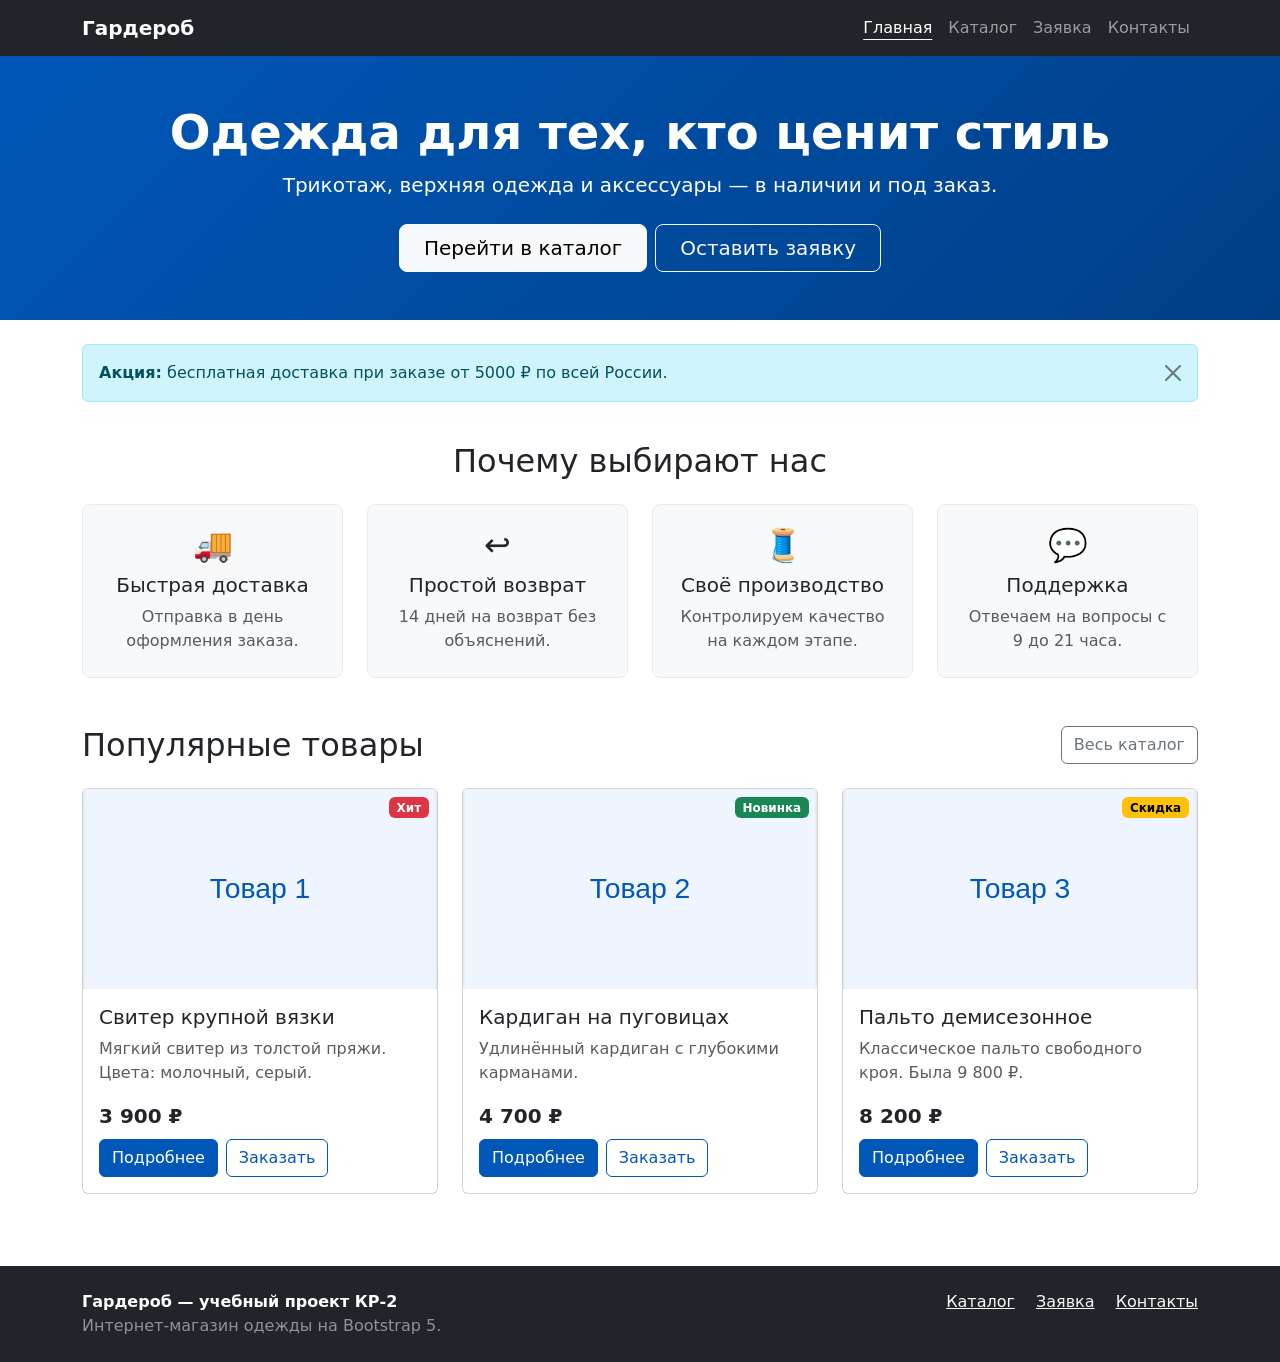
<file: index.html>
<!DOCTYPE html>
<html lang="ru">
<head>
  <meta charset="UTF-8">
  <meta name="viewport" content="width=device-width, initial-scale=1">
  <title>Гардероб — интернет-магазин одежды на Bootstrap</title>
  <meta name="description" content="Главная страница учебного проекта КР-2: интернет-магазин одежды на Bootstrap 5.">
  <!-- Bootstrap подключён локально из папки vendor -->
  <link rel="stylesheet" href="vendor/bootstrap/css/bootstrap.min.css">
  <link rel="stylesheet" href="css/custom.css">
</head>
<body>

  <!-- Навигация (navbar) -->
  <nav class="navbar navbar-expand-lg sticky-top navbar-dark bg-dark" aria-label="Основная навигация">
    <div class="container">
      <a class="navbar-brand fw-bold" href="index.html">Гардероб</a>
      <button class="navbar-toggler" type="button" data-bs-toggle="collapse" data-bs-target="#mainNav"
              aria-controls="mainNav" aria-expanded="false" aria-label="Переключить навигацию">
        <span class="navbar-toggler-icon"></span>
      </button>
      <div class="collapse navbar-collapse" id="mainNav">
        <ul class="navbar-nav ms-auto">
          <li class="nav-item"><a class="nav-link active" aria-current="page" href="index.html">Главная</a></li>
          <li class="nav-item"><a class="nav-link" href="catalog.html">Каталог</a></li>
          <li class="nav-item"><a class="nav-link" href="order.html">Заявка</a></li>
          <li class="nav-item"><a class="nav-link" href="contacts.html">Контакты</a></li>
        </ul>
      </div>
    </div>
  </nav>

  <main>

    <!-- Первый экран (hero) -->
    <section class="hero text-white text-center">
      <div class="container py-5">
        <h1 class="display-5 fw-bold">Одежда для тех, кто ценит стиль</h1>
        <p class="lead mb-4">Трикотаж, верхняя одежда и аксессуары — в наличии и под заказ.</p>
        <div class="d-flex gap-2 justify-content-center flex-wrap">
          <a class="btn btn-light btn-lg px-4" href="catalog.html">Перейти в каталог</a>
          <button class="btn btn-outline-light btn-lg px-4" type="button"
                  data-bs-toggle="modal" data-bs-target="#orderModal">Оставить заявку</button>
        </div>
      </div>
    </section>

    <!-- Информационное сообщение (alert) -->
    <div class="container mt-4">
      <div class="alert alert-info alert-dismissible fade show" role="alert">
        <strong>Акция:</strong> бесплатная доставка при заказе от 5000 ₽ по всей России.
        <button type="button" class="btn-close" data-bs-dismiss="alert" aria-label="Закрыть"></button>
      </div>
    </div>

    <!-- Преимущества: Bootstrap-сетка -->
    <section class="container py-4" aria-labelledby="advantages-title">
      <h2 class="text-center mb-4" id="advantages-title">Почему выбирают нас</h2>
      <div class="row g-4 text-center">
        <div class="col-12 col-md-6 col-lg-3">
          <div class="feature h-100 p-4 rounded-3">
            <div class="feature-icon">🚚</div>
            <h3 class="h5">Быстрая доставка</h3>
            <p class="text-muted mb-0">Отправка в день оформления заказа.</p>
          </div>
        </div>
        <div class="col-12 col-md-6 col-lg-3">
          <div class="feature h-100 p-4 rounded-3">
            <div class="feature-icon">↩️</div>
            <h3 class="h5">Простой возврат</h3>
            <p class="text-muted mb-0">14 дней на возврат без объяснений.</p>
          </div>
        </div>
        <div class="col-12 col-md-6 col-lg-3">
          <div class="feature h-100 p-4 rounded-3">
            <div class="feature-icon">🧵</div>
            <h3 class="h5">Своё производство</h3>
            <p class="text-muted mb-0">Контролируем качество на каждом этапе.</p>
          </div>
        </div>
        <div class="col-12 col-md-6 col-lg-3">
          <div class="feature h-100 p-4 rounded-3">
            <div class="feature-icon">💬</div>
            <h3 class="h5">Поддержка</h3>
            <p class="text-muted mb-0">Отвечаем на вопросы с 9 до 21 часа.</p>
          </div>
        </div>
      </div>
    </section>

    <!-- Популярные товары: карточки (card) -->
    <section class="container py-4" aria-labelledby="popular-title">
      <div class="d-flex justify-content-between align-items-center mb-4">
        <h2 class="mb-0" id="popular-title">Популярные товары</h2>
        <a class="btn btn-outline-secondary" href="catalog.html">Весь каталог</a>
      </div>
      <div class="row row-cols-1 row-cols-sm-2 row-cols-lg-3 g-4">

        <div class="col">
          <article class="card h-100 product-card">
            <span class="badge text-bg-danger position-absolute top-0 end-0 m-2">Хит</span>
            <img src="images/product-1.svg" class="card-img-top" alt="Свитер крупной вязки" width="300" height="200">
            <div class="card-body d-flex flex-column">
              <h3 class="card-title h5">Свитер крупной вязки</h3>
              <p class="card-text text-muted">Мягкий свитер из толстой пряжи. Цвета: молочный, серый.</p>
              <p class="card-text fw-bold fs-5 mt-auto mb-2">3 900 ₽</p>
              <div class="d-flex gap-2">
                <a class="btn btn-primary" href="product.html">Подробнее</a>
                <button class="btn btn-outline-primary" type="button"
                        data-bs-toggle="modal" data-bs-target="#orderModal">Заказать</button>
              </div>
            </div>
          </article>
        </div>

        <div class="col">
          <article class="card h-100 product-card">
            <span class="badge text-bg-success position-absolute top-0 end-0 m-2">Новинка</span>
            <img src="images/product-2.svg" class="card-img-top" alt="Кардиган на пуговицах" width="300" height="200">
            <div class="card-body d-flex flex-column">
              <h3 class="card-title h5">Кардиган на пуговицах</h3>
              <p class="card-text text-muted">Удлинённый кардиган с глубокими карманами.</p>
              <p class="card-text fw-bold fs-5 mt-auto mb-2">4 700 ₽</p>
              <div class="d-flex gap-2">
                <a class="btn btn-primary" href="product.html">Подробнее</a>
                <button class="btn btn-outline-primary" type="button"
                        data-bs-toggle="modal" data-bs-target="#orderModal">Заказать</button>
              </div>
            </div>
          </article>
        </div>

        <div class="col">
          <article class="card h-100 product-card">
            <span class="badge text-bg-warning position-absolute top-0 end-0 m-2">Скидка</span>
            <img src="images/product-3.svg" class="card-img-top" alt="Пальто демисезонное" width="300" height="200">
            <div class="card-body d-flex flex-column">
              <h3 class="card-title h5">Пальто демисезонное</h3>
              <p class="card-text text-muted">Классическое пальто свободного кроя. Была 9 800 ₽.</p>
              <p class="card-text fw-bold fs-5 mt-auto mb-2">8 200 ₽</p>
              <div class="d-flex gap-2">
                <a class="btn btn-primary" href="product.html">Подробнее</a>
                <button class="btn btn-outline-primary" type="button"
                        data-bs-toggle="modal" data-bs-target="#orderModal">Заказать</button>
              </div>
            </div>
          </article>
        </div>

      </div>
    </section>

  </main>

  <!-- Подвал -->
  <footer class="bg-dark text-white py-4 mt-5">
    <div class="container">
      <div class="row gy-2">
        <div class="col-md-6">
          <p class="mb-0 fw-bold">Гардероб — учебный проект КР-2</p>
          <p class="mb-0 text-white-50">Интернет-магазин одежды на Bootstrap 5.</p>
        </div>
        <div class="col-md-6 text-md-end">
          <a class="link-light me-3" href="catalog.html">Каталог</a>
          <a class="link-light me-3" href="order.html">Заявка</a>
          <a class="link-light" href="contacts.html">Контакты</a>
        </div>
      </div>
    </div>
  </footer>

  <!-- Модальное окно быстрого заказа (modal) -->
  <div class="modal fade" id="orderModal" tabindex="-1" aria-labelledby="orderModalLabel" aria-hidden="true">
    <div class="modal-dialog">
      <div class="modal-content">
        <div class="modal-header">
          <h2 class="modal-title h5" id="orderModalLabel">Быстрая заявка</h2>
          <button type="button" class="btn-close" data-bs-dismiss="modal" aria-label="Закрыть"></button>
        </div>
        <form class="modal-body">
          <div class="mb-3">
            <label class="form-label" for="modal-name">Имя</label>
            <input class="form-control" id="modal-name" name="name" type="text" required>
          </div>
          <div class="mb-3">
            <label class="form-label" for="modal-phone">Телефон</label>
            <div class="input-group">
              <span class="input-group-text">+7</span>
              <input class="form-control" id="modal-phone" name="phone" type="tel" required>
            </div>
          </div>
          <div class="mb-3">
            <label class="form-label" for="modal-product">Товар</label>
            <select class="form-select" id="modal-product" name="product">
              <option selected>Свитер крупной вязки</option>
              <option>Кардиган на пуговицах</option>
              <option>Пальто демисезонное</option>
              <option>Другой товар из каталога</option>
            </select>
          </div>
          <div class="form-check">
            <input class="form-check-input" id="modal-agreement" type="checkbox" required>
            <label class="form-check-label" for="modal-agreement">Согласен на обработку данных</label>
          </div>
        </form>
        <div class="modal-footer">
          <button type="button" class="btn btn-secondary" data-bs-dismiss="modal">Закрыть</button>
          <button type="button" class="btn btn-primary" data-bs-dismiss="modal">Отправить заявку</button>
        </div>
      </div>
    </div>
  </div>

  <!-- Bootstrap JS Bundle: нужен для мобильного меню и модального окна -->
  <script src="vendor/bootstrap/js/bootstrap.bundle.min.js"></script>
</body>
</html>
</file>
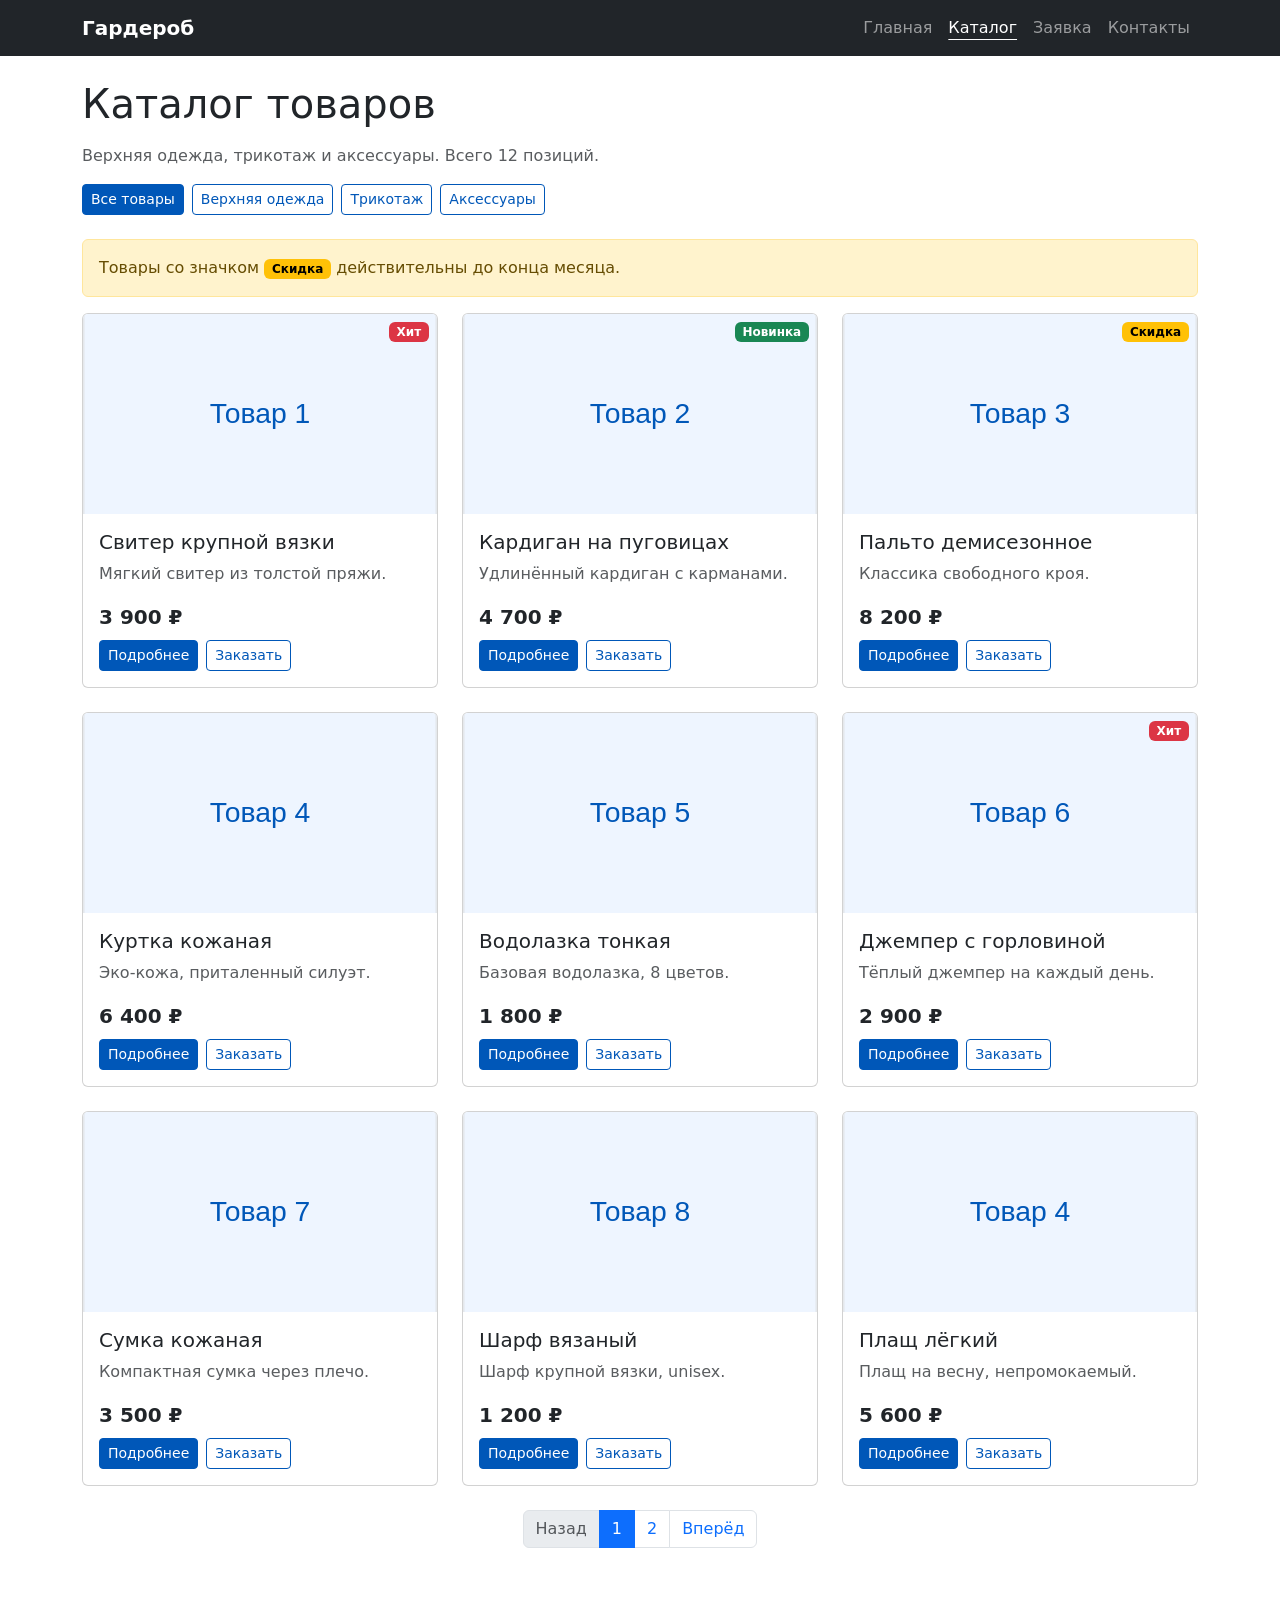
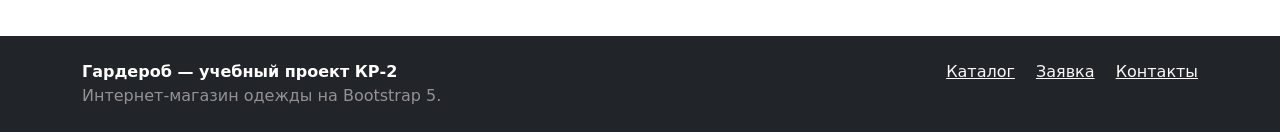
<file: catalog.html>
<!DOCTYPE html>
<html lang="ru">
<head>
  <meta charset="UTF-8">
  <meta name="viewport" content="width=device-width, initial-scale=1">
  <title>Каталог — Гардероб</title>
  <meta name="description" content="Каталог товаров интернет-магазина «Гардероб»: Bootstrap-сетка, карточки и значки.">
  <link rel="stylesheet" href="vendor/bootstrap/css/bootstrap.min.css">
  <link rel="stylesheet" href="css/custom.css">
</head>
<body>

  <nav class="navbar navbar-expand-lg sticky-top navbar-dark bg-dark" aria-label="Основная навигация">
    <div class="container">
      <a class="navbar-brand fw-bold" href="index.html">Гардероб</a>
      <button class="navbar-toggler" type="button" data-bs-toggle="collapse" data-bs-target="#mainNav"
              aria-controls="mainNav" aria-expanded="false" aria-label="Переключить навигацию">
        <span class="navbar-toggler-icon"></span>
      </button>
      <div class="collapse navbar-collapse" id="mainNav">
        <ul class="navbar-nav ms-auto">
          <li class="nav-item"><a class="nav-link" href="index.html">Главная</a></li>
          <li class="nav-item"><a class="nav-link active" aria-current="page" href="catalog.html">Каталог</a></li>
          <li class="nav-item"><a class="nav-link" href="order.html">Заявка</a></li>
          <li class="nav-item"><a class="nav-link" href="contacts.html">Контакты</a></li>
        </ul>
      </div>
    </div>
  </nav>

  <main class="container py-4">

    <h1 class="mb-3">Каталог товаров</h1>
    <p class="text-muted">Верхняя одежда, трикотаж и аксессуары. Всего 12 позиций.</p>

    <!-- Фильтры по категориям (btn-group) -->
    <div class="d-flex flex-wrap gap-2 mb-4" role="group" aria-label="Фильтр по категориям">
      <button class="btn btn-primary btn-sm" type="button">Все товары</button>
      <button class="btn btn-outline-primary btn-sm" type="button">Верхняя одежда</button>
      <button class="btn btn-outline-primary btn-sm" type="button">Трикотаж</button>
      <button class="btn btn-outline-primary btn-sm" type="button">Аксессуары</button>
    </div>

    <div class="alert alert-warning" role="alert">
      Товары со значком <span class="badge text-bg-warning">Скидка</span> действительны до конца месяца.
    </div>

    <!-- Сетка товаров: 1 колонка на телефоне, 2 — на планшете, 3 — на десктопе -->
    <div class="row row-cols-1 row-cols-sm-2 row-cols-lg-3 g-4">

      <div class="col">
        <article class="card h-100 product-card">
          <span class="badge text-bg-danger position-absolute top-0 end-0 m-2">Хит</span>
          <img src="images/product-1.svg" class="card-img-top" alt="Свитер крупной вязки" width="300" height="200">
          <div class="card-body d-flex flex-column">
            <h2 class="card-title h5">Свитер крупной вязки</h2>
            <p class="card-text text-muted">Мягкий свитер из толстой пряжи.</p>
            <p class="card-text fw-bold fs-5 mt-auto mb-2">3 900 ₽</p>
            <div class="d-flex gap-2">
              <a class="btn btn-primary btn-sm" href="product.html">Подробнее</a>
              <button class="btn btn-outline-primary btn-sm" type="button"
                      data-bs-toggle="modal" data-bs-target="#orderModal">Заказать</button>
            </div>
          </div>
        </article>
      </div>

      <div class="col">
        <article class="card h-100 product-card">
          <span class="badge text-bg-success position-absolute top-0 end-0 m-2">Новинка</span>
          <img src="images/product-2.svg" class="card-img-top" alt="Кардиган на пуговицах" width="300" height="200">
          <div class="card-body d-flex flex-column">
            <h2 class="card-title h5">Кардиган на пуговицах</h2>
            <p class="card-text text-muted">Удлинённый кардиган с карманами.</p>
            <p class="card-text fw-bold fs-5 mt-auto mb-2">4 700 ₽</p>
            <div class="d-flex gap-2">
              <a class="btn btn-primary btn-sm" href="product.html">Подробнее</a>
              <button class="btn btn-outline-primary btn-sm" type="button"
                      data-bs-toggle="modal" data-bs-target="#orderModal">Заказать</button>
            </div>
          </div>
        </article>
      </div>

      <div class="col">
        <article class="card h-100 product-card">
          <span class="badge text-bg-warning position-absolute top-0 end-0 m-2">Скидка</span>
          <img src="images/product-3.svg" class="card-img-top" alt="Пальто демисезонное" width="300" height="200">
          <div class="card-body d-flex flex-column">
            <h2 class="card-title h5">Пальто демисезонное</h2>
            <p class="card-text text-muted">Классика свободного кроя.</p>
            <p class="card-text fw-bold fs-5 mt-auto mb-2">8 200 ₽</p>
            <div class="d-flex gap-2">
              <a class="btn btn-primary btn-sm" href="product.html">Подробнее</a>
              <button class="btn btn-outline-primary btn-sm" type="button"
                      data-bs-toggle="modal" data-bs-target="#orderModal">Заказать</button>
            </div>
          </div>
        </article>
      </div>

      <div class="col">
        <article class="card h-100 product-card">
          <img src="images/product-4.svg" class="card-img-top" alt="Куртка кожаная" width="300" height="200">
          <div class="card-body d-flex flex-column">
            <h2 class="card-title h5">Куртка кожаная</h2>
            <p class="card-text text-muted">Эко-кожа, приталенный силуэт.</p>
            <p class="card-text fw-bold fs-5 mt-auto mb-2">6 400 ₽</p>
            <div class="d-flex gap-2">
              <a class="btn btn-primary btn-sm" href="product.html">Подробнее</a>
              <button class="btn btn-outline-primary btn-sm" type="button"
                      data-bs-toggle="modal" data-bs-target="#orderModal">Заказать</button>
            </div>
          </div>
        </article>
      </div>

      <div class="col">
        <article class="card h-100 product-card">
          <img src="images/product-5.svg" class="card-img-top" alt="Водолазка тонкая" width="300" height="200">
          <div class="card-body d-flex flex-column">
            <h2 class="card-title h5">Водолазка тонкая</h2>
            <p class="card-text text-muted">Базовая водолазка, 8 цветов.</p>
            <p class="card-text fw-bold fs-5 mt-auto mb-2">1 800 ₽</p>
            <div class="d-flex gap-2">
              <a class="btn btn-primary btn-sm" href="product.html">Подробнее</a>
              <button class="btn btn-outline-primary btn-sm" type="button"
                      data-bs-toggle="modal" data-bs-target="#orderModal">Заказать</button>
            </div>
          </div>
        </article>
      </div>

      <div class="col">
        <article class="card h-100 product-card">
          <span class="badge text-bg-danger position-absolute top-0 end-0 m-2">Хит</span>
          <img src="images/product-6.svg" class="card-img-top" alt="Джемпер с горловиной" width="300" height="200">
          <div class="card-body d-flex flex-column">
            <h2 class="card-title h5">Джемпер с горловиной</h2>
            <p class="card-text text-muted">Тёплый джемпер на каждый день.</p>
            <p class="card-text fw-bold fs-5 mt-auto mb-2">2 900 ₽</p>
            <div class="d-flex gap-2">
              <a class="btn btn-primary btn-sm" href="product.html">Подробнее</a>
              <button class="btn btn-outline-primary btn-sm" type="button"
                      data-bs-toggle="modal" data-bs-target="#orderModal">Заказать</button>
            </div>
          </div>
        </article>
      </div>

      <div class="col">
        <article class="card h-100 product-card">
          <img src="images/product-7.svg" class="card-img-top" alt="Сумка кожаная" width="300" height="200">
          <div class="card-body d-flex flex-column">
            <h2 class="card-title h5">Сумка кожаная</h2>
            <p class="card-text text-muted">Компактная сумка через плечо.</p>
            <p class="card-text fw-bold fs-5 mt-auto mb-2">3 500 ₽</p>
            <div class="d-flex gap-2">
              <a class="btn btn-primary btn-sm" href="product.html">Подробнее</a>
              <button class="btn btn-outline-primary btn-sm" type="button"
                      data-bs-toggle="modal" data-bs-target="#orderModal">Заказать</button>
            </div>
          </div>
        </article>
      </div>

      <div class="col">
        <article class="card h-100 product-card">
          <img src="images/product-8.svg" class="card-img-top" alt="Шарф вязаный" width="300" height="200">
          <div class="card-body d-flex flex-column">
            <h2 class="card-title h5">Шарф вязаный</h2>
            <p class="card-text text-muted">Шарф крупной вязки, unisex.</p>
            <p class="card-text fw-bold fs-5 mt-auto mb-2">1 200 ₽</p>
            <div class="d-flex gap-2">
              <a class="btn btn-primary btn-sm" href="product.html">Подробнее</a>
              <button class="btn btn-outline-primary btn-sm" type="button"
                      data-bs-toggle="modal" data-bs-target="#orderModal">Заказать</button>
            </div>
          </div>
        </article>
      </div>

      <div class="col">
        <article class="card h-100 product-card">
          <img src="images/product-4.svg" class="card-img-top" alt="Плащ лёгкий" width="300" height="200">
          <div class="card-body d-flex flex-column">
            <h2 class="card-title h5">Плащ лёгкий</h2>
            <p class="card-text text-muted">Плащ на весну, непромокаемый.</p>
            <p class="card-text fw-bold fs-5 mt-auto mb-2">5 600 ₽</p>
            <div class="d-flex gap-2">
              <a class="btn btn-primary btn-sm" href="product.html">Подробнее</a>
              <button class="btn btn-outline-primary btn-sm" type="button"
                      data-bs-toggle="modal" data-bs-target="#orderModal">Заказать</button>
            </div>
          </div>
        </article>
      </div>

    </div>

    <!-- Пагинация -->
    <nav class="mt-4" aria-label="Страницы каталога">
      <ul class="pagination justify-content-center">
        <li class="page-item disabled"><a class="page-link" href="#" tabindex="-1" aria-disabled="true">Назад</a></li>
        <li class="page-item active" aria-current="page"><a class="page-link" href="#">1</a></li>
        <li class="page-item"><a class="page-link" href="#">2</a></li>
        <li class="page-item"><a class="page-link" href="#">Вперёд</a></li>
      </ul>
    </nav>

  </main>

  <footer class="bg-dark text-white py-4 mt-5">
    <div class="container">
      <div class="row gy-2">
        <div class="col-md-6">
          <p class="mb-0 fw-bold">Гардероб — учебный проект КР-2</p>
          <p class="mb-0 text-white-50">Интернет-магазин одежды на Bootstrap 5.</p>
        </div>
        <div class="col-md-6 text-md-end">
          <a class="link-light me-3" href="catalog.html">Каталог</a>
          <a class="link-light me-3" href="order.html">Заявка</a>
          <a class="link-light" href="contacts.html">Контакты</a>
        </div>
      </div>
    </div>
  </footer>

  <!-- Модальное окно быстрого заказа (modal) -->
  <div class="modal fade" id="orderModal" tabindex="-1" aria-labelledby="orderModalLabel" aria-hidden="true">
    <div class="modal-dialog">
      <div class="modal-content">
        <div class="modal-header">
          <h2 class="modal-title h5" id="orderModalLabel">Быстрая заявка</h2>
          <button type="button" class="btn-close" data-bs-dismiss="modal" aria-label="Закрыть"></button>
        </div>
        <form class="modal-body">
          <div class="mb-3">
            <label class="form-label" for="modal-name">Имя</label>
            <input class="form-control" id="modal-name" name="name" type="text" required>
          </div>
          <div class="mb-3">
            <label class="form-label" for="modal-phone">Телефон</label>
            <div class="input-group">
              <span class="input-group-text">+7</span>
              <input class="form-control" id="modal-phone" name="phone" type="tel" required>
            </div>
          </div>
          <div class="mb-3">
            <label class="form-label" for="modal-product">Товар</label>
            <select class="form-select" id="modal-product" name="product">
              <option selected>Свитер крупной вязки</option>
              <option>Кардиган на пуговицах</option>
              <option>Пальто демисезонное</option>
              <option>Другой товар из каталога</option>
            </select>
          </div>
          <div class="form-check">
            <input class="form-check-input" id="modal-agreement" type="checkbox" required>
            <label class="form-check-label" for="modal-agreement">Согласен на обработку данных</label>
          </div>
        </form>
        <div class="modal-footer">
          <button type="button" class="btn btn-secondary" data-bs-dismiss="modal">Закрыть</button>
          <button type="button" class="btn btn-primary" data-bs-dismiss="modal">Отправить заявку</button>
        </div>
      </div>
    </div>
  </div>

  <script src="vendor/bootstrap/js/bootstrap.bundle.min.js"></script>
</body>
</html>
</file>
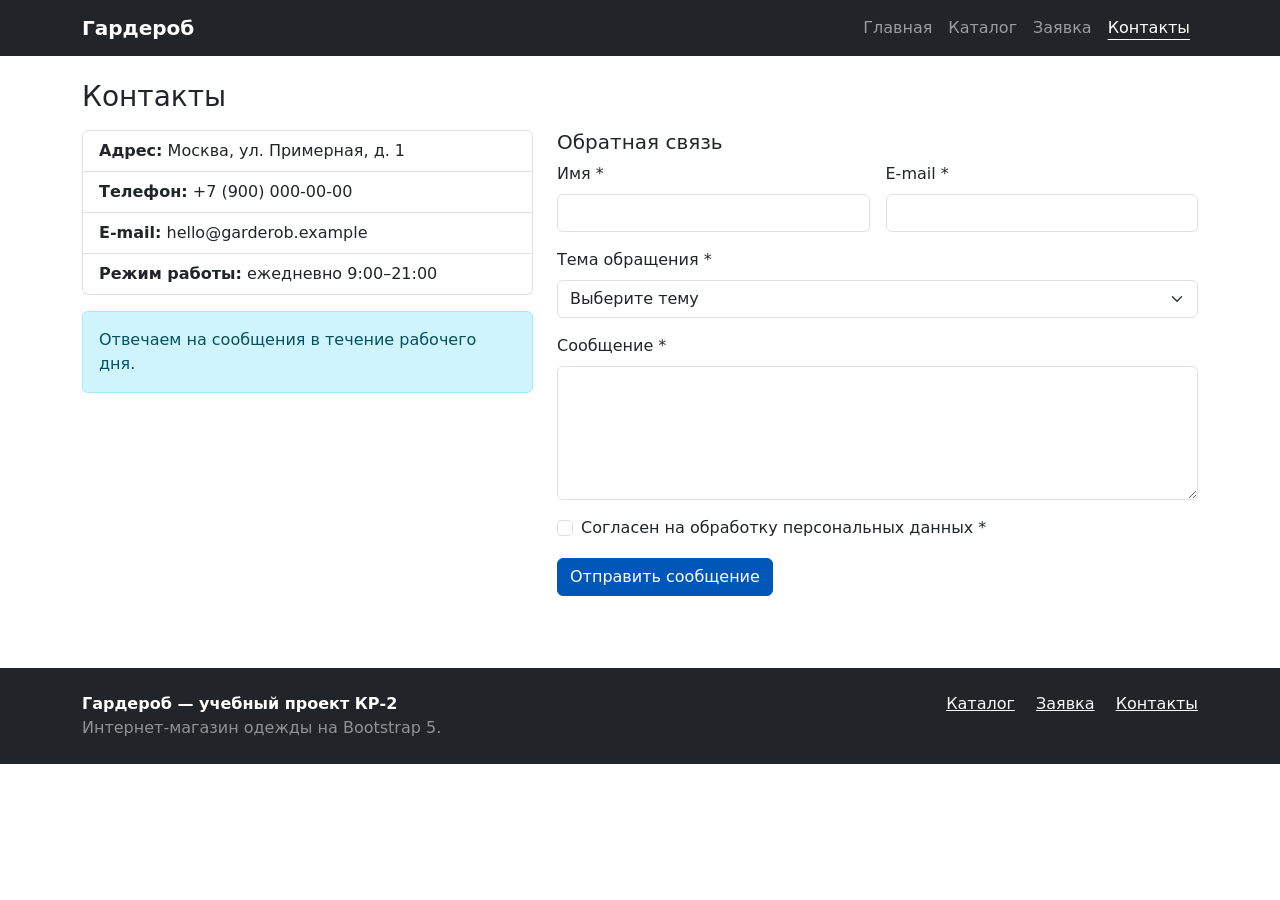
<file: contacts.html>
<!DOCTYPE html>
<html lang="ru">
<head>
  <meta charset="UTF-8">
  <meta name="viewport" content="width=device-width, initial-scale=1">
  <title>Контакты — Гардероб</title>
  <meta name="description" content="Контакты и форма обратной связи интернет-магазина «Гардероб».">
  <link rel="stylesheet" href="vendor/bootstrap/css/bootstrap.min.css">
  <link rel="stylesheet" href="css/custom.css">
</head>
<body>

  <nav class="navbar navbar-expand-lg sticky-top navbar-dark bg-dark" aria-label="Основная навигация">
    <div class="container">
      <a class="navbar-brand fw-bold" href="index.html">Гардероб</a>
      <button class="navbar-toggler" type="button" data-bs-toggle="collapse" data-bs-target="#mainNav"
              aria-controls="mainNav" aria-expanded="false" aria-label="Переключить навигацию">
        <span class="navbar-toggler-icon"></span>
      </button>
      <div class="collapse navbar-collapse" id="mainNav">
        <ul class="navbar-nav ms-auto">
          <li class="nav-item"><a class="nav-link" href="index.html">Главная</a></li>
          <li class="nav-item"><a class="nav-link" href="catalog.html">Каталог</a></li>
          <li class="nav-item"><a class="nav-link" href="order.html">Заявка</a></li>
          <li class="nav-item"><a class="nav-link active" aria-current="page" href="contacts.html">Контакты</a></li>
        </ul>
      </div>
    </div>
  </nav>

  <main class="container py-4">
    <h1 class="h3 mb-3">Контакты</h1>

    <div class="row g-4">

      <!-- Контактная информация -->
      <div class="col-12 col-lg-5">
        <ul class="list-group mb-3">
          <li class="list-group-item"><strong>Адрес:</strong> Москва, ул. Примерная, д. 1</li>
          <li class="list-group-item"><strong>Телефон:</strong> +7 (900) 000-00-00</li>
          <li class="list-group-item"><strong>E-mail:</strong> hello@garderob.example</li>
          <li class="list-group-item"><strong>Режим работы:</strong> ежедневно 9:00–21:00</li>
        </ul>
        <div class="alert alert-info" role="alert">
          Отвечаем на сообщения в течение рабочего дня.
        </div>
      </div>

      <!-- Форма обратной связи -->
      <div class="col-12 col-lg-7">
        <h2 class="h5">Обратная связь</h2>
        <form action="#" method="post">
          <div class="row g-3">
            <div class="col-12 col-md-6">
              <label class="form-label" for="feedback-name">Имя *</label>
              <input class="form-control" id="feedback-name" name="name" type="text" required>
            </div>
            <div class="col-12 col-md-6">
              <label class="form-label" for="feedback-email">E-mail *</label>
              <input class="form-control" id="feedback-email" name="email" type="email" required>
            </div>
            <div class="col-12">
              <label class="form-label" for="feedback-topic">Тема обращения *</label>
              <select class="form-select" id="feedback-topic" name="topic" required>
                <option value="" selected>Выберите тему</option>
                <option>Вопрос по заказу</option>
                <option>Сотрудничество</option>
                <option>Жалоба или предложение</option>
              </select>
            </div>
            <div class="col-12">
              <label class="form-label" for="feedback-text">Сообщение *</label>
              <textarea class="form-control" id="feedback-text" name="text" rows="5" required></textarea>
            </div>
            <div class="col-12">
              <div class="form-check">
                <input class="form-check-input" id="feedback-agreement" type="checkbox" required>
                <label class="form-check-label" for="feedback-agreement">
                  Согласен на обработку персональных данных *
                </label>
              </div>
            </div>
            <div class="col-12">
              <button class="btn btn-primary" type="submit">Отправить сообщение</button>
            </div>
          </div>
        </form>
      </div>

    </div>
  </main>

  <footer class="bg-dark text-white py-4 mt-5">
    <div class="container">
      <div class="row gy-2">
        <div class="col-md-6">
          <p class="mb-0 fw-bold">Гардероб — учебный проект КР-2</p>
          <p class="mb-0 text-white-50">Интернет-магазин одежды на Bootstrap 5.</p>
        </div>
        <div class="col-md-6 text-md-end">
          <a class="link-light me-3" href="catalog.html">Каталог</a>
          <a class="link-light me-3" href="order.html">Заявка</a>
          <a class="link-light" href="contacts.html">Контакты</a>
        </div>
      </div>
    </div>
  </footer>

  <script src="vendor/bootstrap/js/bootstrap.bundle.min.js"></script>
</body>
</html>
</file>
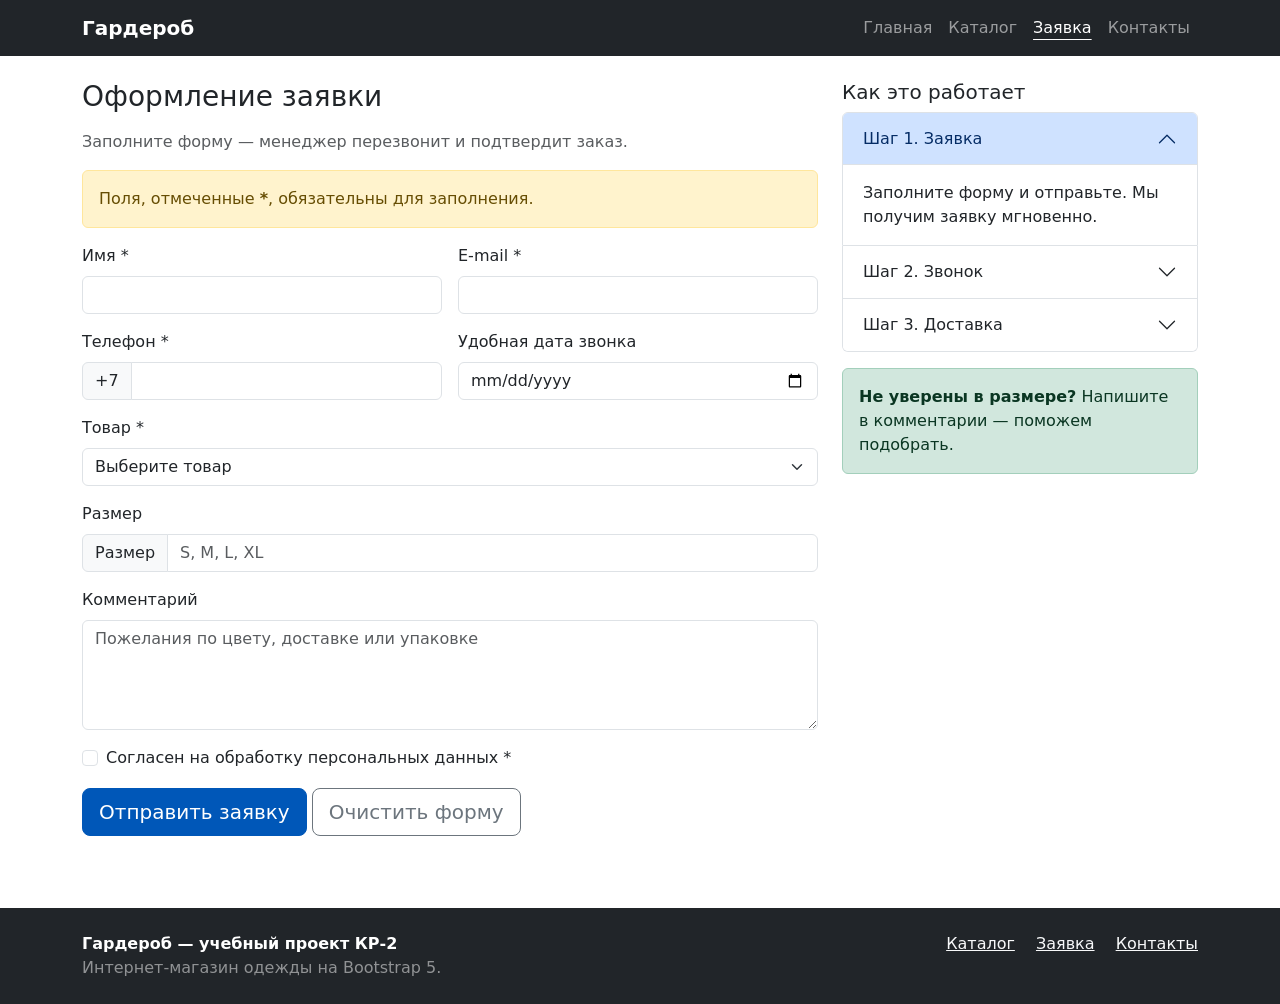
<file: order.html>
<!DOCTYPE html>
<html lang="ru">
<head>
  <meta charset="UTF-8">
  <meta name="viewport" content="width=device-width, initial-scale=1">
  <title>Оформление заявки — Гардероб</title>
  <meta name="description" content="Форма заявки интернет-магазина «Гардероб» на Bootstrap-компонентах.">
  <link rel="stylesheet" href="vendor/bootstrap/css/bootstrap.min.css">
  <link rel="stylesheet" href="css/custom.css">
</head>
<body>

  <nav class="navbar navbar-expand-lg sticky-top navbar-dark bg-dark" aria-label="Основная навигация">
    <div class="container">
      <a class="navbar-brand fw-bold" href="index.html">Гардероб</a>
      <button class="navbar-toggler" type="button" data-bs-toggle="collapse" data-bs-target="#mainNav"
              aria-controls="mainNav" aria-expanded="false" aria-label="Переключить навигацию">
        <span class="navbar-toggler-icon"></span>
      </button>
      <div class="collapse navbar-collapse" id="mainNav">
        <ul class="navbar-nav ms-auto">
          <li class="nav-item"><a class="nav-link" href="index.html">Главная</a></li>
          <li class="nav-item"><a class="nav-link" href="catalog.html">Каталог</a></li>
          <li class="nav-item"><a class="nav-link active" aria-current="page" href="order.html">Заявка</a></li>
          <li class="nav-item"><a class="nav-link" href="contacts.html">Контакты</a></li>
        </ul>
      </div>
    </div>
  </nav>

  <main class="container py-4">
    <div class="row g-4">

      <!-- Форма заявки -->
      <div class="col-12 col-lg-8">
        <h1 class="h3 mb-3">Оформление заявки</h1>
        <p class="text-muted">Заполните форму — менеджер перезвонит и подтвердит заказ.</p>

        <div class="alert alert-warning" role="alert">
          Поля, отмеченные <strong>*</strong>, обязательны для заполнения.
        </div>

        <form action="#" method="post" class="needs-validation" novalidate>

          <div class="row g-3">
            <div class="col-12 col-md-6">
              <label class="form-label" for="order-name">Имя *</label>
              <input class="form-control" id="order-name" name="name" type="text" required>
            </div>
            <div class="col-12 col-md-6">
              <label class="form-label" for="order-email">E-mail *</label>
              <input class="form-control" id="order-email" name="email" type="email" required>
            </div>

            <div class="col-12 col-md-6">
              <label class="form-label" for="order-phone">Телефон *</label>
              <div class="input-group">
                <span class="input-group-text" id="phone-prefix">+7</span>
                <input class="form-control" id="order-phone" name="phone" type="tel"
                       aria-describedby="phone-prefix" required>
              </div>
            </div>
            <div class="col-12 col-md-6">
              <label class="form-label" for="order-date">Удобная дата звонка</label>
              <input class="form-control" id="order-date" name="date" type="date">
            </div>

            <div class="col-12">
              <label class="form-label" for="order-product">Товар *</label>
              <select class="form-select" id="order-product" name="product" required>
                <option value="" selected>Выберите товар</option>
                <option>Свитер крупной вязки — 3 900 ₽</option>
                <option>Кардиган на пуговицах — 4 700 ₽</option>
                <option>Пальто демисезонное — 8 200 ₽</option>
                <option>Куртка кожаная — 6 400 ₽</option>
                <option>Водолазка тонкая — 1 800 ₽</option>
                <option>Консультация по подбору</option>
              </select>
            </div>

            <div class="col-12">
              <label class="form-label" for="order-size">Размер</label>
              <div class="input-group">
                <span class="input-group-text">Размер</span>
                <input class="form-control" id="order-size" name="size" type="text" placeholder="S, M, L, XL">
              </div>
            </div>

            <div class="col-12">
              <label class="form-label" for="order-comment">Комментарий</label>
              <textarea class="form-control" id="order-comment" name="comment" rows="4"
                        placeholder="Пожелания по цвету, доставке или упаковке"></textarea>
            </div>

            <div class="col-12">
              <div class="form-check">
                <input class="form-check-input" id="order-agreement" type="checkbox" required>
                <label class="form-check-label" for="order-agreement">
                  Согласен на обработку персональных данных *
                </label>
              </div>
            </div>

            <div class="col-12">
              <button class="btn btn-primary btn-lg" type="submit">Отправить заявку</button>
              <button class="btn btn-outline-secondary btn-lg" type="reset">Очистить форму</button>
            </div>
          </div>
        </form>
      </div>

      <!-- Пояснения справа -->
      <div class="col-12 col-lg-4">
        <h2 class="h5">Как это работает</h2>
        <div class="accordion" id="orderHelp">
          <div class="accordion-item">
            <h3 class="accordion-header">
              <button class="accordion-button" type="button" data-bs-toggle="collapse"
                      data-bs-target="#helpOne" aria-expanded="true" aria-controls="helpOne">
                Шаг 1. Заявка
              </button>
            </h3>
            <div id="helpOne" class="accordion-collapse collapse show" data-bs-parent="#orderHelp">
              <div class="accordion-body">
                Заполните форму и отправьте. Мы получим заявку мгновенно.
              </div>
            </div>
          </div>
          <div class="accordion-item">
            <h3 class="accordion-header">
              <button class="accordion-button collapsed" type="button" data-bs-toggle="collapse"
                      data-bs-target="#helpTwo" aria-expanded="false" aria-controls="helpTwo">
                Шаг 2. Звонок
              </button>
            </h3>
            <div id="helpTwo" class="accordion-collapse collapse" data-bs-parent="#orderHelp">
              <div class="accordion-body">
                Менеджер перезвонит в выбранную дату и подтвердит наличие размеров.
              </div>
            </div>
          </div>
          <div class="accordion-item">
            <h3 class="accordion-header">
              <button class="accordion-button collapsed" type="button" data-bs-toggle="collapse"
                      data-bs-target="#helpThree" aria-expanded="false" aria-controls="helpThree">
                Шаг 3. Доставка
              </button>
            </h3>
            <div id="helpThree" class="accordion-collapse collapse" data-bs-parent="#orderHelp">
              <div class="accordion-body">
                Отправим СДЭК или Почтой России, бесплатно от 5000 ₽.
              </div>
            </div>
          </div>
        </div>

        <div class="alert alert-success mt-3" role="alert">
          <strong>Не уверены в размере?</strong> Напишите в комментарии — поможем подобрать.
        </div>
      </div>

    </div>
  </main>

  <footer class="bg-dark text-white py-4 mt-5">
    <div class="container">
      <div class="row gy-2">
        <div class="col-md-6">
          <p class="mb-0 fw-bold">Гардероб — учебный проект КР-2</p>
          <p class="mb-0 text-white-50">Интернет-магазин одежды на Bootstrap 5.</p>
        </div>
        <div class="col-md-6 text-md-end">
          <a class="link-light me-3" href="catalog.html">Каталог</a>
          <a class="link-light me-3" href="order.html">Заявка</a>
          <a class="link-light" href="contacts.html">Контакты</a>
        </div>
      </div>
    </div>
  </footer>

  <script src="vendor/bootstrap/js/bootstrap.bundle.min.js"></script>
</body>
</html>
</file>
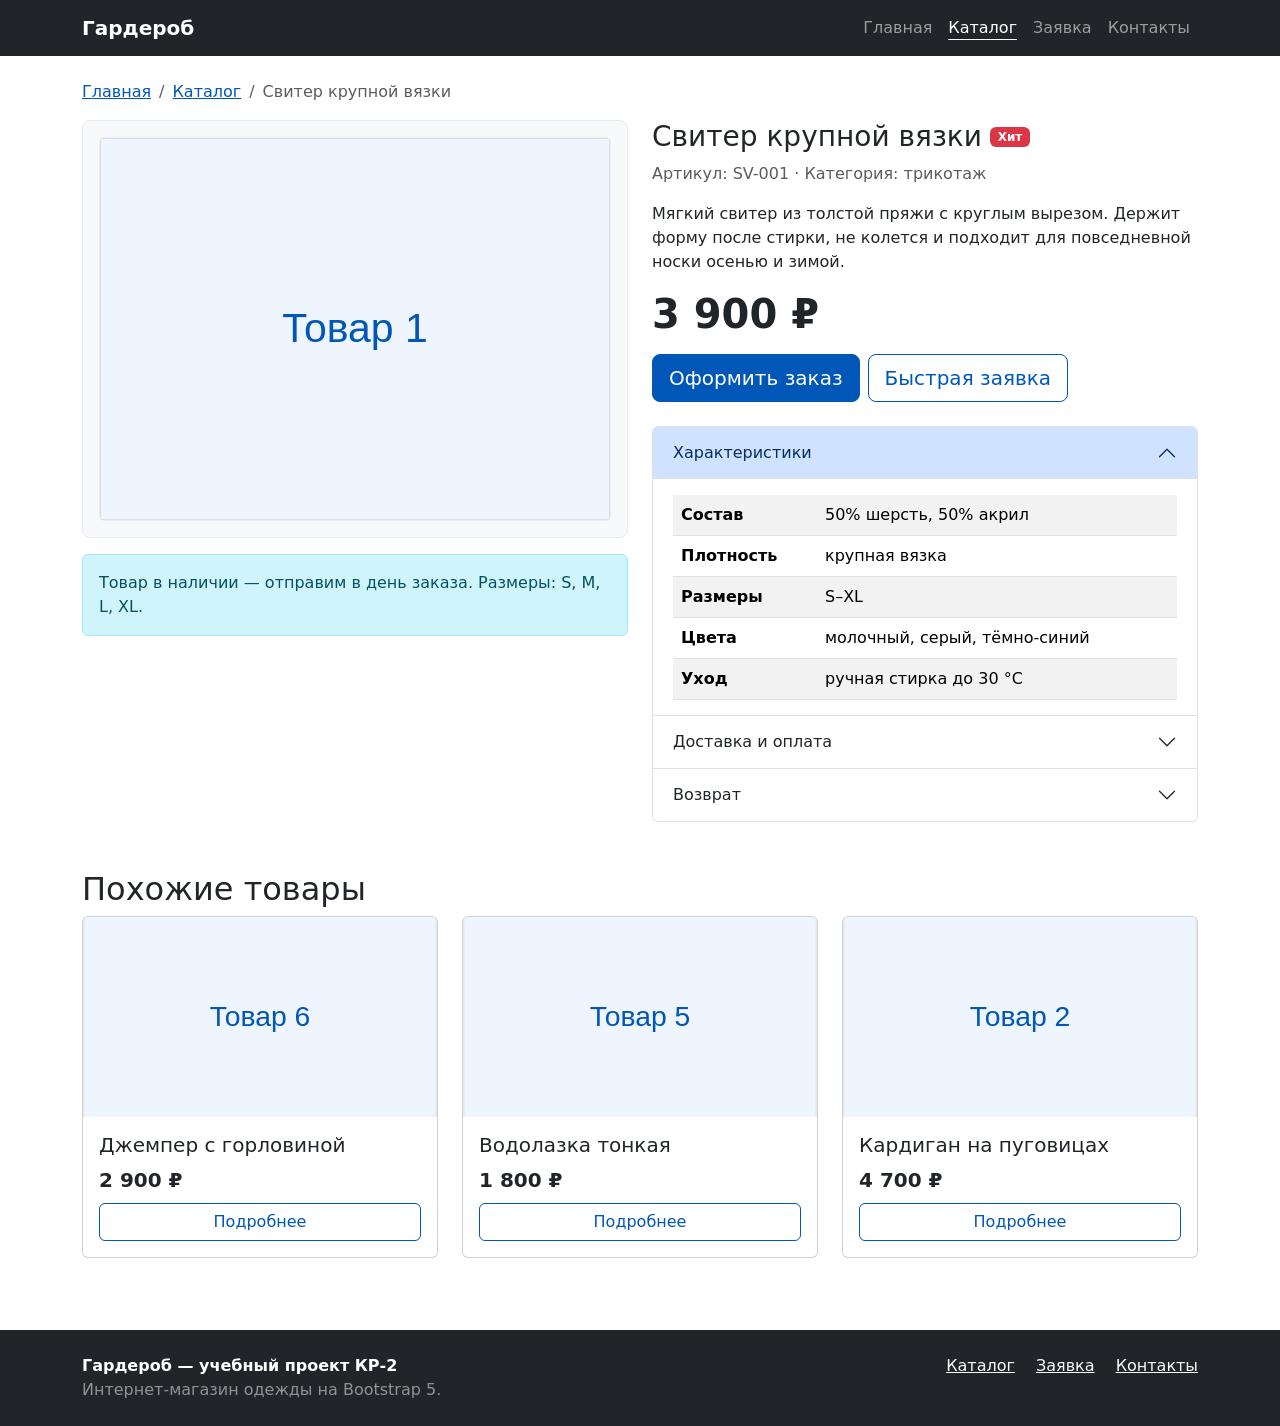
<file: product.html>
<!DOCTYPE html>
<html lang="ru">
<head>
  <meta charset="UTF-8">
  <meta name="viewport" content="width=device-width, initial-scale=1">
  <title>Свитер крупной вязки — Гардероб</title>
  <meta name="description" content="Страница товара: свитер крупной вязки. Характеристики, цена и оформление заявки.">
  <link rel="stylesheet" href="vendor/bootstrap/css/bootstrap.min.css">
  <link rel="stylesheet" href="css/custom.css">
</head>
<body>

  <nav class="navbar navbar-expand-lg sticky-top navbar-dark bg-dark" aria-label="Основная навигация">
    <div class="container">
      <a class="navbar-brand fw-bold" href="index.html">Гардероб</a>
      <button class="navbar-toggler" type="button" data-bs-toggle="collapse" data-bs-target="#mainNav"
              aria-controls="mainNav" aria-expanded="false" aria-label="Переключить навигацию">
        <span class="navbar-toggler-icon"></span>
      </button>
      <div class="collapse navbar-collapse" id="mainNav">
        <ul class="navbar-nav ms-auto">
          <li class="nav-item"><a class="nav-link" href="index.html">Главная</a></li>
          <li class="nav-item"><a class="nav-link active" aria-current="page" href="catalog.html">Каталог</a></li>
          <li class="nav-item"><a class="nav-link" href="order.html">Заявка</a></li>
          <li class="nav-item"><a class="nav-link" href="contacts.html">Контакты</a></li>
        </ul>
      </div>
    </div>
  </nav>

  <main class="container py-4">

    <nav aria-label="Хлебные крошки">
      <ol class="breadcrumb">
        <li class="breadcrumb-item"><a href="index.html">Главная</a></li>
        <li class="breadcrumb-item"><a href="catalog.html">Каталог</a></li>
        <li class="breadcrumb-item active" aria-current="page">Свитер крупной вязки</li>
      </ol>
    </nav>

    <div class="row g-4 align-items-start">

      <!-- Фото товара -->
      <div class="col-12 col-lg-6">
        <div class="product-figure">
          <img src="images/product-1.svg" class="img-fluid rounded" alt="Свитер крупной вязки" width="600" height="400">
        </div>
        <div class="alert alert-info mt-3" role="alert">
          Товар в наличии — отправим в день заказа. Размеры: S, M, L, XL.
        </div>
      </div>

      <!-- Описание товара -->
      <div class="col-12 col-lg-6">
        <div class="d-flex align-items-center gap-2 mb-2">
          <h1 class="h3 mb-0">Свитер крупной вязки</h1>
          <span class="badge text-bg-danger">Хит</span>
        </div>
        <p class="text-muted">Артикул: SV-001 · Категория: трикотаж</p>
        <p>
          Мягкий свитер из толстой пряжи с круглым вырезом. Держит форму после стирки,
          не колется и подходит для повседневной носки осенью и зимой.
        </p>
        <p class="display-6 fw-bold">3 900 ₽</p>
        <div class="d-flex gap-2 flex-wrap mb-4">
          <a class="btn btn-primary btn-lg" href="order.html">Оформить заказ</a>
          <button class="btn btn-outline-primary btn-lg" type="button"
                  data-bs-toggle="modal" data-bs-target="#orderModal">Быстрая заявка</button>
        </div>

        <!-- Дополнительный компонент: accordion -->
        <div class="accordion" id="productInfo">
          <div class="accordion-item">
            <h2 class="accordion-header">
              <button class="accordion-button" type="button" data-bs-toggle="collapse"
                      data-bs-target="#infoChars" aria-expanded="true" aria-controls="infoChars">
                Характеристики
              </button>
            </h2>
            <div id="infoChars" class="accordion-collapse collapse show" data-bs-parent="#productInfo">
              <div class="accordion-body">
                <table class="table table-striped mb-0">
                  <caption class="visually-hidden">Характеристики товара</caption>
                  <tbody>
                    <tr><th scope="row">Состав</th><td>50% шерсть, 50% акрил</td></tr>
                    <tr><th scope="row">Плотность</th><td>крупная вязка</td></tr>
                    <tr><th scope="row">Размеры</th><td>S–XL</td></tr>
                    <tr><th scope="row">Цвета</th><td>молочный, серый, тёмно-синий</td></tr>
                    <tr><th scope="row">Уход</th><td>ручная стирка до 30 °C</td></tr>
                  </tbody>
                </table>
              </div>
            </div>
          </div>
          <div class="accordion-item">
            <h2 class="accordion-header">
              <button class="accordion-button collapsed" type="button" data-bs-toggle="collapse"
                      data-bs-target="#infoDelivery" aria-expanded="false" aria-controls="infoDelivery">
                Доставка и оплата
              </button>
            </h2>
            <div id="infoDelivery" class="accordion-collapse collapse" data-bs-parent="#productInfo">
              <div class="accordion-body">
                Доставка СДЭК и Почтой России — от 2 до 7 дней. Оплата картой онлайн
                или при получении. Бесплатно от 5000 ₽.
              </div>
            </div>
          </div>
          <div class="accordion-item">
            <h2 class="accordion-header">
              <button class="accordion-button collapsed" type="button" data-bs-toggle="collapse"
                      data-bs-target="#infoReturn" aria-expanded="false" aria-controls="infoReturn">
                Возврат
              </button>
            </h2>
            <div id="infoReturn" class="accordion-collapse collapse" data-bs-parent="#productInfo">
              <div class="accordion-body">
                14 дней на возврат, если товар не подошёл. Вещь должна сохранить
                бирки и товарный вид.
              </div>
            </div>
          </div>
        </div>
      </div>

    </div>

    <!-- Похожие товары -->
    <section class="mt-5" aria-labelledby="similar-title">
      <h2 id="similar-title">Похожие товары</h2>
      <div class="row row-cols-1 row-cols-sm-2 row-cols-lg-3 g-4">
        <div class="col">
          <article class="card h-100 product-card">
            <img src="images/product-6.svg" class="card-img-top" alt="Джемпер с горловиной" width="300" height="200">
            <div class="card-body d-flex flex-column">
              <h3 class="card-title h5">Джемпер с горловиной</h3>
              <p class="card-text fw-bold fs-5 mt-auto mb-2">2 900 ₽</p>
              <a class="btn btn-outline-primary" href="product.html">Подробнее</a>
            </div>
          </article>
        </div>
        <div class="col">
          <article class="card h-100 product-card">
            <img src="images/product-5.svg" class="card-img-top" alt="Водолазка тонкая" width="300" height="200">
            <div class="card-body d-flex flex-column">
              <h3 class="card-title h5">Водолазка тонкая</h3>
              <p class="card-text fw-bold fs-5 mt-auto mb-2">1 800 ₽</p>
              <a class="btn btn-outline-primary" href="product.html">Подробнее</a>
            </div>
          </article>
        </div>
        <div class="col">
          <article class="card h-100 product-card">
            <img src="images/product-2.svg" class="card-img-top" alt="Кардиган на пуговицах" width="300" height="200">
            <div class="card-body d-flex flex-column">
              <h3 class="card-title h5">Кардиган на пуговицах</h3>
              <p class="card-text fw-bold fs-5 mt-auto mb-2">4 700 ₽</p>
              <a class="btn btn-outline-primary" href="product.html">Подробнее</a>
            </div>
          </article>
        </div>
      </div>
    </section>

  </main>

  <footer class="bg-dark text-white py-4 mt-5">
    <div class="container">
      <div class="row gy-2">
        <div class="col-md-6">
          <p class="mb-0 fw-bold">Гардероб — учебный проект КР-2</p>
          <p class="mb-0 text-white-50">Интернет-магазин одежды на Bootstrap 5.</p>
        </div>
        <div class="col-md-6 text-md-end">
          <a class="link-light me-3" href="catalog.html">Каталог</a>
          <a class="link-light me-3" href="order.html">Заявка</a>
          <a class="link-light" href="contacts.html">Контакты</a>
        </div>
      </div>
    </div>
  </footer>

  <!-- Модальное окно быстрого заказа (modal) -->
  <div class="modal fade" id="orderModal" tabindex="-1" aria-labelledby="orderModalLabel" aria-hidden="true">
    <div class="modal-dialog">
      <div class="modal-content">
        <div class="modal-header">
          <h2 class="modal-title h5" id="orderModalLabel">Быстрая заявка</h2>
          <button type="button" class="btn-close" data-bs-dismiss="modal" aria-label="Закрыть"></button>
        </div>
        <form class="modal-body">
          <div class="mb-3">
            <label class="form-label" for="modal-name">Имя</label>
            <input class="form-control" id="modal-name" name="name" type="text" required>
          </div>
          <div class="mb-3">
            <label class="form-label" for="modal-phone">Телефон</label>
            <div class="input-group">
              <span class="input-group-text">+7</span>
              <input class="form-control" id="modal-phone" name="phone" type="tel" required>
            </div>
          </div>
          <div class="mb-3">
            <label class="form-label" for="modal-product">Товар</label>
            <select class="form-select" id="modal-product" name="product">
              <option selected>Свитер крупной вязки</option>
              <option>Кардиган на пуговицах</option>
              <option>Пальто демисезонное</option>
              <option>Другой товар из каталога</option>
            </select>
          </div>
          <div class="form-check">
            <input class="form-check-input" id="modal-agreement" type="checkbox" required>
            <label class="form-check-label" for="modal-agreement">Согласен на обработку данных</label>
          </div>
        </form>
        <div class="modal-footer">
          <button type="button" class="btn btn-secondary" data-bs-dismiss="modal">Закрыть</button>
          <button type="button" class="btn btn-primary" data-bs-dismiss="modal">Отправить заявку</button>
        </div>
      </div>
    </div>
  </div>

  <script src="vendor/bootstrap/js/bootstrap.bundle.min.js"></script>
</body>
</html>
</file>
<file: css/custom.css>
/* Фирменные стили проекта «Гардероб» поверх Bootstrap 5.
   Файл подключается ПОСЛЕ bootstrap.min.css, поэтому может
   точечно переопределять стандартные компоненты. */

:root {
  --garderob-primary: #0057b8;
  --garderob-primary-dark: #003f86;
  --garderob-accent: #f4cccc;
}

/* Первый экран главной страницы */
.hero {
  background: linear-gradient(135deg, var(--garderob-primary) 0%, var(--garderob-primary-dark) 100%);
}

/* Блоки преимуществ */
.feature {
  background-color: #f8f9fa;
  border: 1px solid #e9ecef;
  transition: box-shadow 0.2s ease-in-out;
}
.feature:hover {
  box-shadow: 0 0.5rem 1rem rgba(0, 0, 0, 0.08);
}
.feature-icon {
  font-size: 2rem;
  line-height: 1;
  margin-bottom: 0.75rem;
}

/* Карточки товаров: лёгкая модификация поверх Bootstrap */
.product-card {
  transition: transform 0.2s ease-in-out, box-shadow 0.2s ease-in-out;
}
.product-card:hover {
  transform: translateY(-4px);
  box-shadow: 0 0.75rem 1.5rem rgba(0, 0, 0, 0.12);
}
.product-card .card-img-top {
  object-fit: cover;
}

/* Основной цвет кнопок приведён к фирменному */
.btn-primary {
  --bs-btn-bg: var(--garderob-primary);
  --bs-btn-border-color: var(--garderob-primary);
  --bs-btn-hover-bg: var(--garderob-primary-dark);
  --bs-btn-hover-border-color: var(--garderob-primary-dark);
  --bs-btn-active-bg: var(--garderob-primary-dark);
  --bs-btn-active-border-color: var(--garderob-primary-dark);
}
.btn-outline-primary {
  --bs-btn-color: var(--garderob-primary);
  --bs-btn-border-color: var(--garderob-primary);
  --bs-btn-hover-bg: var(--garderob-primary);
  --bs-btn-hover-border-color: var(--garderob-primary);
  --bs-btn-active-bg: var(--garderob-primary-dark);
  --bs-btn-active-border-color: var(--garderob-primary-dark);
}

/* Ссылки и заголовок активного пункта меню */
a {
  color: var(--garderob-primary);
}
.navbar-dark .nav-link.active {
  text-decoration: underline;
  text-underline-offset: 0.4em;
}

/* Страница товара: рамка вокруг характеристик */
.product-figure {
  background-color: #f8f9fa;
  border: 1px solid #e9ecef;
  border-radius: 0.5rem;
  padding: 1rem;
}
</file>
